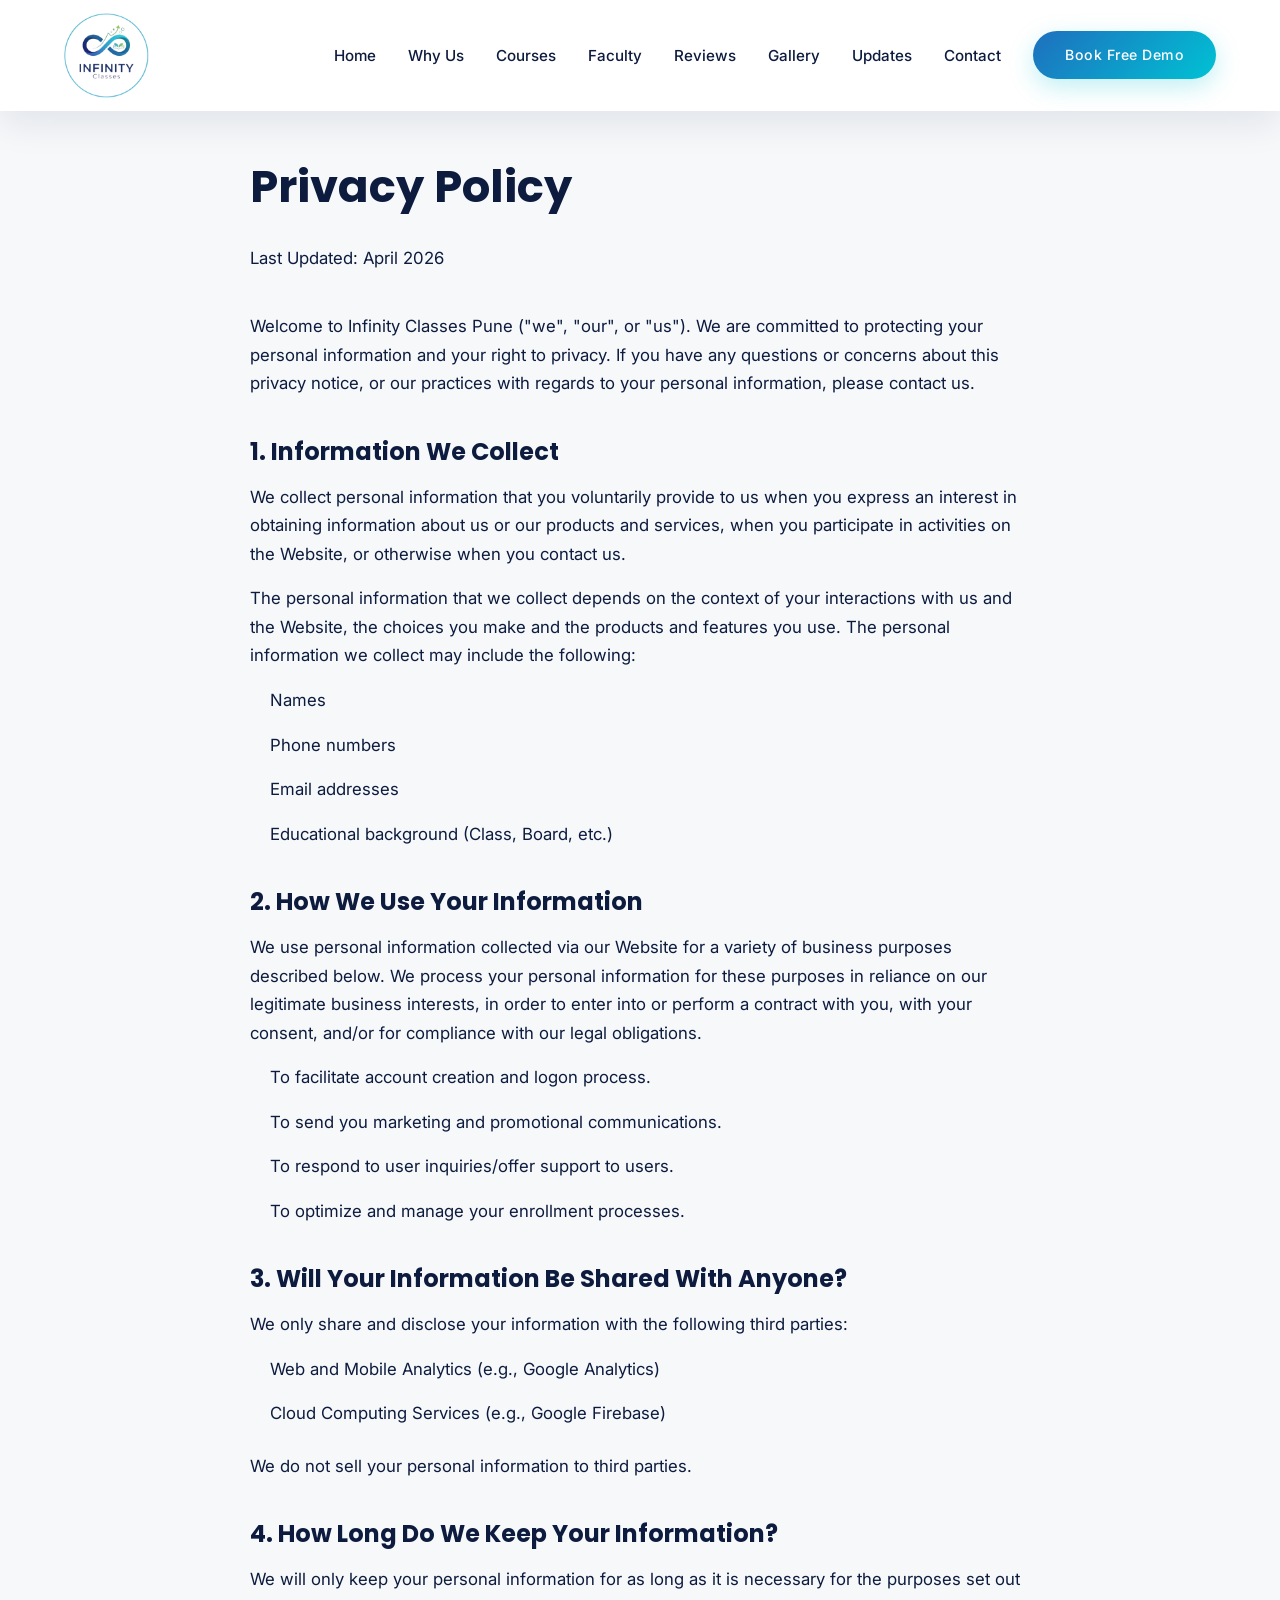
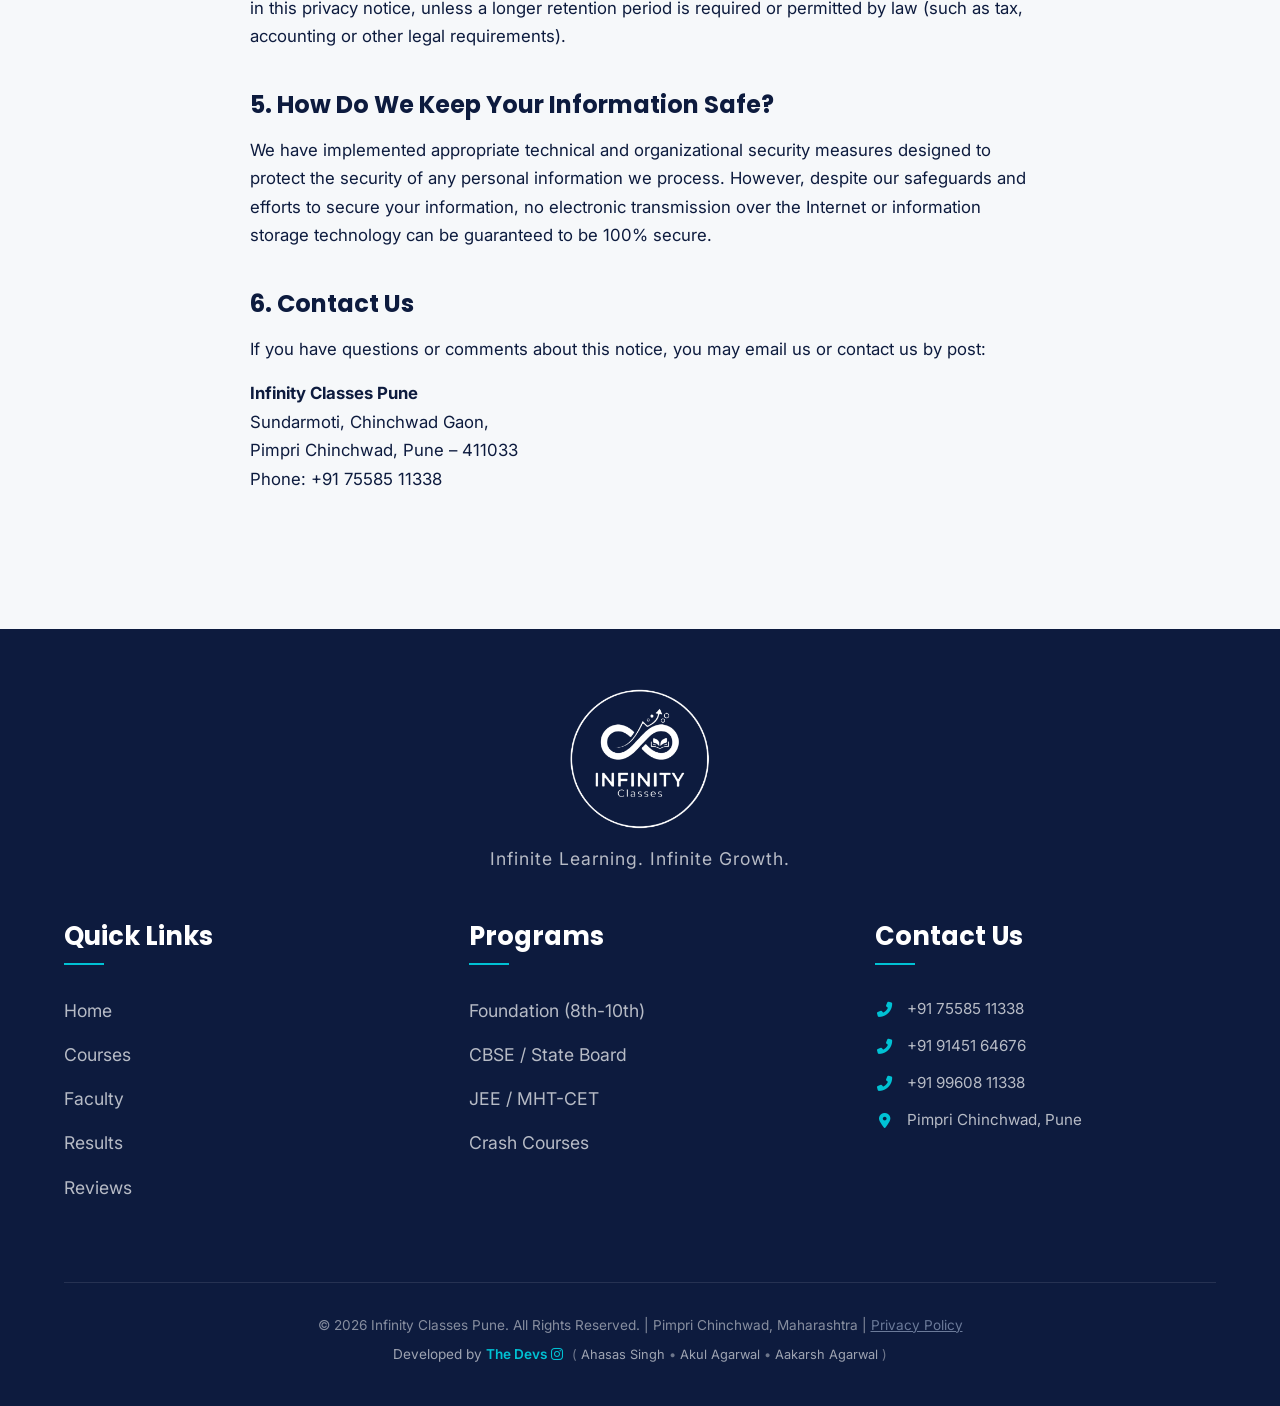
<file: privacy-policy.html>
<!DOCTYPE html>
<html lang="en">

<head>
    <meta charset="UTF-8">
    <meta name="viewport" content="width=device-width, initial-scale=1.0">

    <!-- SEO Tags -->
    <title>Privacy Policy | Infinity Classes Pune</title>
    <meta name="description" content="Privacy Policy for Infinity Classes Pune.">
    <meta name="robots" content="noindex, nofollow">

    <!-- Favicon -->
    <link rel="icon" type="image/png" href="logo.png">
    <link rel="apple-touch-icon" href="logo.png">

    <!-- Fonts -->
    <link rel="preconnect" href="https://fonts.googleapis.com">
    <link rel="preconnect" href="https://fonts.gstatic.com" crossorigin>
    <link href="https://fonts.googleapis.com/css2?family=Inter:wght@400;500;600&family=Poppins:wght@600;800&display=swap" rel="stylesheet">

    <!-- Font Awesome -->
    <link rel="stylesheet" href="https://cdnjs.cloudflare.com/ajax/libs/font-awesome/6.4.0/css/all.min.css">

    <link rel="stylesheet" href="style.css">

    <style>
        .policy-container {
            max-width: 900px;
            margin: 120px auto 80px auto;
            padding: 40px clamp(24px, 5vw, 60px);
            background: var(--card-bg);
            border-radius: var(--radius);
            box-shadow: var(--shadow-sm);
            color: var(--text-dark);
            border: 1px solid var(--border);
        }
        .policy-container h1 {
            font-family: 'Poppins', sans-serif;
            font-size: clamp(2rem, 4vw, 2.8rem);
            color: var(--text-primary);
            margin-bottom: 30px;
        }
        .policy-container h2 {
            font-family: 'Poppins', sans-serif;
            font-size: 1.5rem;
            color: var(--text-primary);
            margin-top: 40px;
            margin-bottom: 16px;
        }
        .policy-container p, .policy-container li {
            font-family: 'Inter', sans-serif;
            font-size: 1.05rem;
            line-height: 1.7;
            color: var(--text-secondary);
            margin-bottom: 16px;
        }
        .policy-container ul {
            margin-bottom: 24px;
            padding-left: 20px;
        }
        .last-updated {
            font-size: 0.9rem;
            color: var(--text-muted);
            margin-bottom: 40px !important;
            display: inline-block;
        }
    </style>
</head>

<body>
    <!-- SECTION 1: NAVBAR -->
    <nav class="navbar nav-scrolled" id="navbar">
        <div class="nav-container">
            <a href="index.html" class="nav-logo">
                <img src="logo-removebg-preview.png" alt="Infinity Classes Logo" class="navbar-logo">
            </a>
            <ul class="nav-links" id="navLinks">
                <li><a href="index.html#home">Home</a></li>
                <li><a href="index.html#why-us">Why Us</a></li>
                <li><a href="index.html#courses">Courses</a></li>
                <li><a href="index.html#faculty">Faculty</a></li>
                <li><a href="index.html#reviews">Reviews</a></li>
                <li><a href="index.html#gallery">Gallery</a></li>
                <li><a href="index.html#updates">Updates</a></li>
                <li><a href="index.html#contact">Contact</a></li>
                <li><a href="index.html#enroll" class="btn btn-primary nav-cta">Book Free Demo</a></li>
            </ul>
            <button class="hamburger" id="hamburger" aria-label="Toggle navigation">
                <i class="fas fa-bars"></i>
            </button>
        </div>
    </nav>

    <div class="policy-container">
        <h1>Privacy Policy</h1>
        <p class="last-updated">Last Updated: April 2026</p>

        <p>Welcome to Infinity Classes Pune ("we", "our", or "us"). We are committed to protecting your personal information and your right to privacy. If you have any questions or concerns about this privacy notice, or our practices with regards to your personal information, please contact us.</p>

        <h2>1. Information We Collect</h2>
        <p>We collect personal information that you voluntarily provide to us when you express an interest in obtaining information about us or our products and services, when you participate in activities on the Website, or otherwise when you contact us.</p>
        <p>The personal information that we collect depends on the context of your interactions with us and the Website, the choices you make and the products and features you use. The personal information we collect may include the following:</p>
        <ul>
            <li>Names</li>
            <li>Phone numbers</li>
            <li>Email addresses</li>
            <li>Educational background (Class, Board, etc.)</li>
        </ul>

        <h2>2. How We Use Your Information</h2>
        <p>We use personal information collected via our Website for a variety of business purposes described below. We process your personal information for these purposes in reliance on our legitimate business interests, in order to enter into or perform a contract with you, with your consent, and/or for compliance with our legal obligations.</p>
        <ul>
            <li>To facilitate account creation and logon process.</li>
            <li>To send you marketing and promotional communications.</li>
            <li>To respond to user inquiries/offer support to users.</li>
            <li>To optimize and manage your enrollment processes.</li>
        </ul>

        <h2>3. Will Your Information Be Shared With Anyone?</h2>
        <p>We only share and disclose your information with the following third parties:</p>
        <ul>
            <li>Web and Mobile Analytics (e.g., Google Analytics)</li>
            <li>Cloud Computing Services (e.g., Google Firebase)</li>
        </ul>
        <p>We do not sell your personal information to third parties.</p>

        <h2>4. How Long Do We Keep Your Information?</h2>
        <p>We will only keep your personal information for as long as it is necessary for the purposes set out in this privacy notice, unless a longer retention period is required or permitted by law (such as tax, accounting or other legal requirements).</p>

        <h2>5. How Do We Keep Your Information Safe?</h2>
        <p>We have implemented appropriate technical and organizational security measures designed to protect the security of any personal information we process. However, despite our safeguards and efforts to secure your information, no electronic transmission over the Internet or information storage technology can be guaranteed to be 100% secure.</p>

        <h2>6. Contact Us</h2>
        <p>If you have questions or comments about this notice, you may email us or contact us by post:</p>
        <p>
            <strong>Infinity Classes Pune</strong><br>
            Sundarmoti, Chinchwad Gaon,<br>
            Pimpri Chinchwad, Pune – 411033<br>
            Phone: +91 75585 11338
        </p>
    </div>

    <!-- SECTION 11: FOOTER -->
    <footer class="footer" id="contact">
        <div class="container">
            <div class="footer-top">
                <img src="logo-removebg-preview.png" alt="Infinity Classes Logo" class="footer-logo">
                <p class="footer-tagline">Infinite Learning. Infinite Growth.</p>
            </div>

            <div class="footer-grid">
                <div class="footer-col">
                    <h4>Quick Links</h4>
                    <ul class="footer-links">
                        <li><a href="index.html#home">Home</a></li>
                        <li><a href="index.html#courses">Courses</a></li>
                        <li><a href="index.html#faculty">Faculty</a></li>
                        <li><a href="index.html#results">Results</a></li>
                        <li><a href="index.html#reviews">Reviews</a></li>
                    </ul>
                </div>
                <div class="footer-col">
                    <h4>Programs</h4>
                    <ul class="footer-links">
                        <li><a href="index.html#courses">Foundation (8th-10th)</a></li>
                        <li><a href="index.html#courses">CBSE / State Board</a></li>
                        <li><a href="index.html#courses">JEE / MHT-CET</a></li>
                        <li><a href="index.html#courses">Crash Courses</a></li>
                    </ul>
                </div>
                <div class="footer-col">
                    <h4>Contact Us</h4>
                    <div class="footer-contact-text">
                        <i class="fas fa-phone-alt footer-contact-icon"></i> +91 75585 11338
                    </div>
                    <div class="footer-contact-text">
                        <i class="fas fa-phone-alt footer-contact-icon"></i> +91 91451 64676
                    </div>
                    <div class="footer-contact-text">
                        <i class="fas fa-phone-alt footer-contact-icon"></i> +91 99608 11338
                    </div>
                    <div class="footer-contact-text">
                        <i class="fas fa-map-marker-alt footer-contact-icon"></i> Pimpri Chinchwad, Pune
                    </div>
                </div>
            </div>

            <div class="footer-bottom">
                <div style="margin-bottom: 8px;">&copy; 2026 Infinity Classes Pune. All Rights Reserved. | Pimpri Chinchwad, Maharashtra | <a href="privacy-policy.html" style="color:var(--text-muted); text-decoration:underline;">Privacy Policy</a></div>
                <div style="font-size: 0.85rem; color: rgba(255,255,255,0.6);">
                    Developed by <a href="https://www.instagram.com/thedevs.official/" target="_blank" rel="noopener noreferrer" style="color: var(--accent-cyan); text-decoration: none; font-weight: 600; display: inline-flex; align-items: center; gap: 4px;">The Devs <i class="fab fa-instagram"></i></a>
                    <span class="footer-team-members">
                        ( <a href="https://www.instagram.com/ahasas_singh/" target="_blank" rel="noopener noreferrer">Ahasas Singh</a> • 
                        <a href="https://www.instagram.com/akul999x_x/" target="_blank" rel="noopener noreferrer">Akul Agarwal</a> • 
                        <a href="https://www.instagram.com/aak_4216/" target="_blank" rel="noopener noreferrer">Aakarsh Agarwal</a> )
                    </span>
                </div>
            </div>
        </div>
    </footer>

    <script>
        // Hamburger Menu Logic
        const hamburger = document.getElementById('hamburger');
        const navLinksContainer = document.getElementById('navLinks');
        const navbar = document.getElementById('navbar');

        hamburger.addEventListener('click', () => {
            navLinksContainer.classList.toggle('active');
            navbar.classList.toggle('mobile-open');
        });
    </script>
</body>
</html>
</file>
<file: style.css>
/* 
   Infinity Classes Pune - Main Stylesheet
   Externalized from index.html
*/

/* CSS Variables & Theme */
:root {
    --primary-dark: #1A2E82;
    --primary-mid: #1E6FBE;
    --accent-cyan: #00C2D4;
    --accent-green: #56C277;
    --bg-light: #F6F8FA;
    /* Darker tinted white */
    --bg-tint: #EAF1F6;
    /* Noticeably deeper tint */
    --bg-surface: #FFFFFF;
    --text-dark: #0D1B3E;
    --text-body: #3D4A6B;
    --text-muted: #6B7A99;
    --cta-gradient: linear-gradient(135deg, #1E6FBE, #00C2D4);
    --shadow-soft: 0 12px 35px rgba(13, 27, 62, 0.09);
    /* Noticeably darker shadow but clean */
    --shadow-cyan: 0 12px 35px rgba(0, 194, 212, 0.35);
    /* Brighter hover glow */
    --border-radius: 20px;
    --transition: transform 0.3s cubic-bezier(0.4, 0, 0.2, 1), opacity 0.3s ease, background-color 0.3s ease, border-color 0.3s ease, box-shadow 0.3s ease;
}

/* Reset & Base */
* {
    margin: 0;
    padding: 0;
    box-sizing: border-box;
}

html {
    scroll-behavior: smooth;
    overflow-x: hidden;
    width: 100%;
    max-width: 100%;
}

body {
    font-family: 'Inter', sans-serif;
    color: var(--text-body);
    background-color: var(--bg-light);
    line-height: 1.6;
    overflow-x: hidden;
    width: 100%;
    max-width: 100%;
    margin: 0;
    padding: 0;
    font-size: clamp(0.95rem, 2vw, 1.1rem);
}

h1, h2, h3, h4, h5, h6 {
    font-family: 'Poppins', sans-serif;
    color: var(--text-dark);
    margin-bottom: 1rem;
    line-height: 1.2;
}

h1 { font-size: clamp(2.5rem, 6vw, 4.2rem); }
h2 { font-size: clamp(2.2rem, 5vw, 3.2rem); }
h3 { font-size: clamp(1.4rem, 3.5vw, 1.8rem); line-height: 1.3; }

a { text-decoration: none; color: inherit; }
ul { list-style: none; }

.container {
    width: 100%;
    max-width: 1200px;
    margin: 0 auto;
    padding: 0 1.5rem;
}

/* Buttons */
.btn {
    display: inline-flex;
    align-items: center;
    justify-content: center;
    padding: 14px 36px;
    border-radius: 999px;
    font-weight: 600;
    font-size: 0.88rem;
    letter-spacing: 0.5px;
    white-space: nowrap;
    transition: var(--transition);
    cursor: pointer;
    border: none;
    text-align: center;
    min-height: 52px;
}

.btn-primary {
    background: linear-gradient(135deg, #1E6FBE, #00C2D4);
    color: white;
    box-shadow: 0 8px 25px rgba(0, 194, 212, 0.25);
}

.btn-primary:hover {
    transform: translateY(-2px) scale(1.03);
    box-shadow: 0 12px 30px rgba(0, 194, 212, 0.35);
    color: white;
    filter: brightness(1.1);
}

.btn-ghost {
    background: transparent;
    color: var(--primary-mid);
    border: 2px solid var(--primary-mid);
}

.btn-ghost:hover {
    background: rgba(30, 111, 190, 0.04);
    transform: translateY(-2px);
    color: var(--primary-dark);
}

/* Section Commons */
section {
    padding: clamp(50px, 6vw, 80px) 0;
    position: relative;
}

.section-label {
    display: inline-block;
    font-family: 'Inter', sans-serif;
    font-size: 0.85rem;
    font-weight: 600;
    color: var(--accent-cyan);
    margin-bottom: 0.5rem;
    letter-spacing: 0.08em;
    border-left: 3px solid var(--accent-cyan);
    padding-left: 10px;
}

.section-heading {
    margin-bottom: clamp(2.5rem, 5vw, 4rem);
}

.text-center { text-align: center; }
.text-left { text-align: left; }

/* Navbar */
.navbar {
    position: fixed;
    top: 0;
    left: 0;
    width: 100%;
    z-index: 1000;
    padding: 1rem 0;
    transition: transform 0.3s ease, background-color 0.3s ease, backdrop-filter 0.3s ease, box-shadow 0.3s ease;
    background: rgba(255, 255, 255, 0.7);
    backdrop-filter: blur(12px);
    -webkit-backdrop-filter: blur(12px);
    will-change: transform, background-color;
}

.navbar.nav-scrolled {
    background: rgba(255, 255, 255, 0.95);
    box-shadow: var(--shadow-soft);
    padding: 0.8rem 0;
}

.nav-container {
    display: flex;
    align-items: center;
    justify-content: space-between;
    width: 100%;
    padding: 0 max(1.5rem, calc((100% - 1200px) / 2 + 1.5rem));
}

.navbar-logo {
    height: clamp(55px, 9vw, 85px);
    width: auto;
    display: block;
    transition: var(--transition);
}

.nav-links {
    display: flex;
    align-items: center;
    gap: 2rem;
    will-change: transform;
}

.nav-links li a {
    font-weight: 500;
    color: var(--text-dark);
    position: relative;
    font-size: 0.95rem;
    padding: 0.5rem 0;
}

.nav-links li a::after {
    content: '';
    position: absolute;
    width: 0;
    height: 2px;
    bottom: 0px;
    left: 0;
    background: var(--accent-cyan);
    transition: var(--transition);
}

.nav-links li a:hover::after { width: 100%; }

.nav-cta, .nav-links li a.nav-cta {
    padding: 0 2rem;
    font-size: 0.88rem;
    letter-spacing: 0.5px;
    min-height: 48px;
    color: white;
    white-space: nowrap;
}

.hamburger {
    display: none;
    font-size: 1.8rem;
    color: var(--text-dark);
    cursor: pointer;
    background: none;
    border: none;
    min-height: 44px;
    min-width: 44px;
}

/* Hero Section */
.hero {
    min-height: 100vh;
    display: flex;
    align-items: center;
    padding: clamp(120px, 15vh, 140px) clamp(20px, 8vw, 100px) 60px;
    position: relative;
    overflow: hidden;
    background: #FFFFFF;
}

.hero-decor-dot-grid {
    position: absolute;
    width: clamp(200px, 30vw, 400px);
    height: clamp(200px, 40vh, 500px);
    background-image: radial-gradient(rgba(0, 194, 212, 0.15) 2px, transparent 2px);
    background-size: 28px 28px;
    z-index: 0;
    pointer-events: none;
}

.hero-decor-left {
    top: 15%;
    left: 0;
    mask-image: linear-gradient(to right, black, transparent);
    -webkit-mask-image: linear-gradient(to right, black, transparent);
}

.hero-decor-right {
    top: 30%;
    right: 0;
    mask-image: linear-gradient(to left, black, transparent);
    -webkit-mask-image: linear-gradient(to left, black, transparent);
}

.hero-container {
    position: relative;
    z-index: 1;
    display: flex;
    flex-direction: column;
    align-items: center;
    gap: 2rem;
    width: 100%;
    max-width: 900px;
    margin: 0 auto;
    text-align: center;
}

.hero-content {
    text-align: center;
    padding: 0 24px;
    display: flex;
    flex-direction: column;
    align-items: center;
}

.location-badge {
    display: inline-flex;
    align-items: center;
    gap: 6px;
    background: rgba(0, 194, 212, 0.10);
    border: 1px solid rgba(0, 194, 212, 0.35);
    border-radius: 100px;
    padding: 6px 16px;
    font-size: 0.8rem;
    font-weight: 600;
    color: #00C2D4;
    letter-spacing: 0.04em;
    margin-bottom: 24px;
}

.hero-content h1 {
    font-family: 'Poppins', sans-serif;
    font-size: clamp(2.8rem, 6.5vw, 4.8rem);
    line-height: 1.1;
    margin-bottom: 20px;
    text-align: center;
}

.hero-content h1 .line-1, .hero-content h1 .line-3 {
    color: #0D1B3E;
    font-weight: 800;
    display: block;
}

.hero-content h1 .line-2 {
    background: linear-gradient(90deg, #1E6FBE, #00C2D4);
    -webkit-background-clip: text;
    -webkit-text-fill-color: transparent;
    font-weight: 800;
    display: block;
}

.hero-subhead {
    font-family: 'Inter', sans-serif;
    font-size: clamp(1.15rem, 2.5vw, 1.4rem);
    color: #4A5578;
    max-width: 800px;
    margin-top: 20px;
    line-height: 1.7;
    text-align: center;
}

.trust-micro-line {
    border-top: 1px solid rgba(0, 194, 212, 0.3);
    margin-top: 20px;
    padding-top: 20px;
    display: inline-block;
}

.trust-items {
    display: flex;
    gap: 24px;
    font-size: 0.85rem;
    color: #4A5578;
    flex-wrap: wrap;
    justify-content: center;
}

.trust-item {
    display: flex;
    align-items: center;
    gap: 6px;
}

.trust-icon {
    color: var(--accent-green);
}

.hero-btns-row {
    margin-top: 32px;
    display: flex;
    gap: 16px;
    justify-content: center;
}

.btn-primary-hero {
    background: linear-gradient(135deg, #1A2E82, #00C2D4);
    color: white;
    font-weight: 700;
    padding: 16px 32px;
    border-radius: 10px;
    font-size: 1rem;
    box-shadow: 0 8px 30px rgba(0, 194, 212, 0.35);
    text-decoration: none;
    display: inline-block;
    transition: all 0.3s ease;
    animation: pulseGlow 3s infinite alternate ease-in-out;
    text-align: center;
    will-change: filter, transform;
}

.btn-primary-hero:hover {
    transform: translateY(-2px);
    box-shadow: 0 12px 40px rgba(0, 194, 212, 0.5);
    color: white;
}

@keyframes pulseGlow {
    0% { filter: drop-shadow(0 8px 15px rgba(0, 194, 212, 0.35)); }
    100% { filter: drop-shadow(0 8px 25px rgba(0, 194, 212, 0.55)); }
}

.btn-secondary-hero {
    background: transparent;
    border: 2px solid #1A2E82;
    color: #1A2E82;
    font-weight: 600;
    padding: 14px 28px;
    border-radius: 10px;
    text-decoration: none;
    display: inline-block;
    transition: all 0.3s ease;
    text-align: center;
}

.btn-secondary-hero:hover {
    background: #1A2E82;
    color: white;
}

.hero-watch-link {
    color: #00C2D4;
    font-size: 0.9rem;
    margin-top: 18px;
    display: inline-flex;
    align-items: center;
    gap: 8px;
    cursor: pointer;
    transition: color 0.3s ease;
    text-decoration: none;
    font-weight: 600;
}

.hero-watch-link:hover {
    color: #1E6FBE;
    text-decoration: underline;
}

/* Stats Strip */
.hero-stats-strip {
    background: #F8FAFF;
    border-top: 1px solid #EEF1F8;
    border-bottom: 1px solid #EEF1F8;
    padding: 28px clamp(20px, 8vw, 100px);
    width: 100%;
}

.hero-stats-grid {
    display: flex;
    justify-content: space-around;
    align-items: center;
    max-width: 1200px;
    margin: 0 auto;
}

.hero-stat-item { text-align: center; }

.hero-stat-value {
    font-size: 1.5rem;
    font-weight: 800;
    color: #1A2E82;
    font-family: 'Poppins', sans-serif;
    display: flex;
    justify-content: center;
    align-items: center;
}

.hero-stat-label {
    font-size: 0.8rem;
    color: #6B7A99;
    margin-top: 2px;
    font-weight: 500;
}

.hero-stat-divider {
    width: 1px;
    height: 40px;
    background: #E0E5F0;
}

/* Why Choose Us */
.features-grid {
    display: grid;
    grid-template-columns: repeat(2, 1fr);
    gap: 2rem;
}

.feature-card {
    background: rgba(255, 255, 255, 0.8);
    backdrop-filter: blur(6px);
    border: 1px solid rgba(0, 0, 0, 0.05);
    border-top: 4px solid transparent;
    border-radius: var(--border-radius);
    padding: 2.5rem;
    box-shadow: var(--shadow-soft);
    transition: var(--transition);
    text-align: left;
    contain: content;
    will-change: transform, box-shadow;
}

.feature-card:hover {
    transform: translateY(-5px);
    box-shadow: var(--shadow-cyan);
    border-color: rgba(0, 194, 212, 0.2);
}

.feature-card:nth-child(1):hover { border-top-color: var(--primary-dark); }
.feature-card:nth-child(2):hover { border-top-color: var(--primary-mid); }
.feature-card:nth-child(3):hover { border-top-color: var(--accent-cyan); }
.feature-card:nth-child(4):hover { border-top-color: var(--accent-green); }

.feature-icon {
    font-size: 2.2rem;
    margin-bottom: 1.5rem;
    display: inline-block;
}

.feature-card h3 { color: var(--text-dark); margin-bottom: 1rem; }

/* Courses Section */
.courses-section { background: var(--bg-tint); }

.search-container {
    max-width: 600px;
    margin: 0 auto 3rem auto;
    position: relative;
}

.search-icon {
    position: absolute;
    left: 20px;
    top: 50%;
    transform: translateY(-50%);
    color: var(--text-muted);
    font-size: 1.2rem;
}

.course-search {
    width: 100%;
    padding: 1.2rem 1.2rem 1.2rem 3.5rem;
    border-radius: 50px;
    border: 1px solid rgba(0, 0, 0, 0.1);
    font-size: 1rem;
    font-family: inherit;
    box-shadow: var(--shadow-soft);
    outline: none;
    transition: var(--transition);
}

.course-search:focus {
    border-color: var(--accent-cyan);
    box-shadow: var(--shadow-cyan);
}

.courses-grid {
    display: grid;
    grid-template-columns: repeat(3, 1fr);
    gap: 2rem;
}

.course-card {
    background: var(--bg-light);
    border-radius: var(--border-radius);
    padding: 2.5rem 2rem;
    box-shadow: var(--shadow-soft);
    transition: var(--transition);
    border-top: 1px solid rgba(0, 0, 0, 0.05);
    position: relative;
    overflow: hidden;
    display: flex;
    flex-direction: column;
    align-items: flex-start;
    text-align: left;
    contain: content;
    will-change: transform, box-shadow;
}

.course-card:hover {
    transform: translateY(-8px);
    box-shadow: 0 15px 35px rgba(0, 194, 212, 0.15);
    border-top: 1px solid var(--accent-cyan);
}

.course-icon {
    font-size: 2.5rem;
    margin-bottom: 1.5rem;
    color: var(--primary-mid);
}

.course-tags-container {
    display: flex;
    flex-wrap: wrap;
    gap: 8px;
    margin-bottom: 1rem;
}

.course-tag {
    background: rgba(0, 194, 212, 0.1);
    color: var(--primary-mid);
    padding: 4px 12px;
    border-radius: 20px;
    font-size: 0.8rem;
    font-weight: 600;
}

.course-card > .course-tag {
    margin-bottom: 1rem;
}

.course-card h3 { color: var(--text-dark); margin-bottom: 1rem; }
.course-card p { margin-bottom: 2rem; flex-grow: 1; }

.course-link {
    color: var(--primary-mid);
    font-weight: 600;
    font-size: 0.95rem;
    transition: var(--transition);
    display: flex;
    align-items: center;
    gap: 5px;
    margin-top: auto;
}

.course-link:hover { color: var(--accent-cyan); gap: 10px; }

.no-results {
    text-align: center;
    padding: 2rem;
    display: none;
    color: var(--text-muted);
    font-size: 1.1rem;
}

/* Results Section */
.results-section {
    background: var(--text-dark);
    color: var(--bg-light);
}

.results-section .section-heading { color: var(--bg-light); }

.carousel-wrapper {
    position: relative;
    padding: 0 30px;
}

.carousel-track {
    display: flex;
    gap: 2rem;
    overflow-x: auto;
    scroll-snap-type: x mandatory;
    scroll-behavior: smooth;
    scrollbar-width: none;
    padding: 2rem 0;
}

.carousel-track::-webkit-scrollbar { display: none; }

.topper-card {
    flex: 0 0 300px;
    background: var(--bg-light);
    border-radius: var(--border-radius);
    padding: 2.5rem 2rem;
    scroll-snap-align: center;
    text-align: center;
    box-shadow: 0 10px 30px rgba(0, 0, 0, 0.2);
    position: relative;
    contain: content;
    will-change: transform;
}

.topper-avatar {
    width: 80px;
    height: 80px;
    border-radius: 50%;
    background: var(--cta-gradient);
    color: white;
    display: flex;
    align-items: center;
    justify-content: center;
    font-size: 1.8rem;
    font-family: 'Poppins', sans-serif;
    font-weight: 800;
    margin: 0 auto 1rem auto;
    box-shadow: 0 8px 20px rgba(0, 194, 212, 0.3);
}

.topper-card h3 { color: var(--text-dark); margin-bottom: 0.5rem; }
.topper-details { color: var(--text-muted); font-size: 0.9rem; margin-bottom: 1.5rem; }

.score-badge {
    display: inline-block;
    background: rgba(0, 194, 212, 0.15);
    color: var(--primary-mid);
    padding: 6px 16px;
    border-radius: 30px;
    font-weight: 800;
    font-size: 1.4rem;
}

.carousel-btn {
    position: absolute;
    top: 50%;
    transform: translateY(-50%);
    width: 44px;
    height: 44px;
    border-radius: 50%;
    background: var(--bg-light);
    color: var(--text-dark);
    border: none;
    cursor: pointer;
    box-shadow: var(--shadow-soft);
    z-index: 10;
    display: flex;
    align-items: center;
    justify-content: center;
    font-size: 1.2rem;
    transition: var(--transition);
}

.carousel-btn:hover { background: var(--accent-cyan); color: white; }

#prevBtn, #prevFacultyBtn, #prevUpdatesBtn { left: -10px; }
#nextBtn, #nextFacultyBtn, #nextUpdatesBtn { right: -10px; }

/* Faculty Section */
.faculty-grid {
    display: flex;
    gap: 2rem;
    overflow-x: auto;
    scroll-snap-type: x mandatory;
    padding: 1rem 0 2rem 0;
    scrollbar-width: none;
}

.faculty-grid::-webkit-scrollbar { display: none; }

.faculty-card {
    flex: 0 0 clamp(280px, 80vw, 360px);
    scroll-snap-align: center;
    display: flex;
    flex-direction: column !important;
    align-items: center;
    text-align: center;
    gap: 1.5rem;
    padding: 2.5rem;
    background: var(--bg-light);
    border-radius: var(--border-radius);
    box-shadow: var(--shadow-soft);
    border: 1px solid rgba(0, 0, 0, 0.03);
    transition: var(--transition);
    contain: content;
    will-change: transform;
}

.faculty-card:nth-child(even) { flex-direction: row-reverse; }

.faculty-card:hover {
    transform: translateY(-2px);
    box-shadow: var(--shadow-cyan);
}

.faculty-avatar {
    width: clamp(120px, 15vw, 160px);
    height: clamp(120px, 15vw, 160px);
    border-radius: 50%;
    background: linear-gradient(135deg, #f0f0f0, #e0e0e0);
    display: flex;
    align-items: center;
    justify-content: center;
    font-size: 2.5rem;
    font-family: 'Poppins';
    color: var(--text-muted);
    flex-shrink: 0;
    overflow: hidden; /* Added to contain img */
    border: 3px solid rgba(0, 194, 212, 0.1);
    box-shadow: 0 8px 25px rgba(0, 0, 0, 0.05);
}

.faculty-avatar-img {
    width: 100%;
    height: 100%;
    object-fit: cover;
    object-position: center;
    border-radius: 50%;
    display: block;
}

.faculty-avatar-img {
    width: clamp(120px, 15vw, 160px);
    height: clamp(120px, 15vw, 160px);
    border-radius: 50%;
    object-fit: cover;
    object-position: center;
    flex-shrink: 0;
    border: 4px solid white;
    box-shadow: 0 8px 25px rgba(0, 0, 0, 0.08);
}

.faculty-info { flex: 1; }
.faculty-card h3 { color: var(--primary-dark); margin-bottom: 0.3rem; }

.faculty-role {
    color: var(--accent-cyan);
    font-weight: 600;
    font-size: 0.95rem;
    margin-bottom: 1rem;
    display: block;
}

/* Video Section */
.video-section { background: var(--bg-tint); }

.video-container {
    display: grid;
    grid-template-columns: 60% 40%;
    gap: 4rem;
    align-items: center;
}

.video-embed-iframe {
    width: 100%;
    aspect-ratio: 16/9;
    border-radius: 16px;
    box-shadow: var(--shadow-soft);
    border: none;
}

.video-text-content h3 {
    color: var(--text-dark);
    margin-bottom: 1.5rem;
    font-size: clamp(1.4rem, 3.5vw, 1.8rem);
}

.video-bullets { margin-bottom: 2rem; }

.video-bullets li {
    margin-bottom: 1rem;
    display: flex;
    align-items: center;
    gap: 12px;
    font-weight: 500;
}

.video-bullets li i { color: var(--accent-cyan); font-size: 1.2rem; }

/* Reviews Section */
.testimonials-grid {
    display: grid;
    grid-template-columns: repeat(3, 1fr);
    gap: 2rem;
    margin-top: 3rem;
}

.google-badge-row {
    display: flex;
    justify-content: center;
    margin-bottom: 2rem;
}

.google-badge {
    display: inline-flex;
    align-items: center;
    gap: 15px;
    background: white;
    padding: 16px 32px;
    border-radius: 50px;
    box-shadow: var(--shadow-soft);
    border: 1px solid rgba(0, 0, 0, 0.05);
    flex-wrap: wrap;
    justify-content: center;
}

.google-badge i.fa-google {
    font-size: 1.8rem;
    display: flex;
    align-items: center;
}

.google-badge-text {
    display: flex;
    align-items: center;
    font-weight: 600;
    color: var(--text-dark);
    font-size: 1.1rem;
}

.google-badge .stars-container {
    display: flex;
    align-items: center;
    gap: 2px;
    margin: 0;
    line-height: 1;
}

.google-badge .stars-container .star { font-size: 1.25rem; }

.review-card {
    background: var(--bg-light);
    padding: 3rem 2.5rem;
    border-radius: var(--border-radius);
    box-shadow: var(--shadow-soft);
    position: relative;
    text-align: left;
    z-index: 1;
    overflow: hidden;
    display: flex;
    flex-direction: column;
}

.review-card::before {
    content: '"';
    position: absolute;
    font-family: serif;
    font-size: 8rem;
    opacity: 0.05;
    color: var(--accent-cyan);
    top: 10px;
    right: 20px;
    z-index: -1;
    line-height: 1;
}

.stars-container { margin-bottom: 1.5rem; color: #ccc; }
.star.filled { color: #F5A623; font-size: 1.2rem; }

.review-text {
    color: var(--text-body);
    margin-bottom: 1.5rem;
    font-style: italic;
    flex-grow: 1;
}

.reviewer-info h4 { margin-bottom: 0.2rem; font-size: 1.1rem; }
.reviewer-info p { font-size: 0.85rem; color: var(--text-muted); }
.reviews-action-container { text-align: center; margin-top: 3rem; }

/* Gallery */
.gallery-grid {
    display: grid;
    grid-template-columns: repeat(3, 1fr);
    grid-template-rows: repeat(2, 250px);
    gap: 12px;
}

.gallery-tile {
    position: relative;
    border-radius: 12px;
    overflow: hidden;
    display: flex;
    align-items: center;
    justify-content: center;
    transition: var(--transition);
}

.gallery-tile:nth-child(1) { background: linear-gradient(45deg, #1A2E82, #1E6FBE); }
.gallery-tile:nth-child(2) { background: linear-gradient(45deg, #00C2D4, #1E6FBE); }
.gallery-tile:nth-child(3) { background: linear-gradient(45deg, #56C277, #00C2D4); }
.gallery-tile:nth-child(4) { background: linear-gradient(45deg, #6B7A99, #1A2E82); }
.gallery-tile:nth-child(5) { background: linear-gradient(45deg, #1E6FBE, #00C2D4); }
.gallery-tile:nth-child(6) { background: linear-gradient(45deg, #00C2D4, #56C277); }

.gallery-tile .tile-content { text-align: center; color: white; z-index: 2; padding: 1rem; }
.gallery-tile i { font-size: 2.5rem; margin-bottom: 1rem; }
.gallery-tile h3 { margin: 0; color: white; }

.gallery-overlay {
    position: absolute;
    top: 0;
    left: 0;
    width: 100%;
    height: 100%;
    background: rgba(13, 27, 62, 0.85);
    opacity: 0;
    transition: var(--transition);
    display: flex;
    align-items: center;
    justify-content: center;
    z-index: 10;
}

.gallery-overlay span {
    color: white;
    font-weight: 600;
    transform: translateY(20px);
    transition: transform 0.3s ease;
}

.gallery-tile:hover {
    transform: scale(1.02);
    z-index: 10;
    box-shadow: var(--shadow-cyan);
}

.gallery-tile:hover .gallery-overlay { opacity: 1; }
.gallery-tile:hover .gallery-overlay span { transform: translateY(0); }
.gallery-tile:hover .tile-content { opacity: 0; }

/* Updates Section */
.updates-container {
    width: 100%;
    display: flex;
    gap: 2rem;
    overflow-x: auto;
    scroll-snap-type: x mandatory;
    padding: 1rem 0 2rem 0;
    scrollbar-width: none;
}

.updates-container::-webkit-scrollbar { display: none; }

.update-card {
    flex: 0 0 clamp(280px, 80vw, 360px);
    scroll-snap-align: center;
    display: flex;
    flex-direction: column;
    align-items: flex-start;
    gap: 1.5rem;
    background: var(--bg-light);
    padding: 2.5rem;
    border-radius: 12px;
    box-shadow: var(--shadow-soft);
    border-top: 5px solid var(--primary-mid);
    transition: var(--transition);
    text-align: left;
}

.update-card:hover {
    transform: translateY(-5px);
    box-shadow: var(--shadow-cyan);
}

.update-card.primary { border-top-color: var(--accent-cyan); }
.update-card.success { border-top-color: var(--accent-green); }

.update-icon { font-size: 2.2rem; color: var(--primary-mid); text-align: left; }
.update-card.primary .update-icon { color: var(--accent-cyan); }
.update-card.success .update-icon { color: var(--accent-green); }

.update-content { flex: 1; }
.update-content h3 { margin-bottom: 0.3rem; }
.update-date {
    font-size: 0.85rem;
    color: var(--accent-cyan);
    font-weight: 600;
    display: block;
    margin-bottom: 0.5rem;
}
.update-content p { margin: 0; }

/* Enquiry Form */
.enquiry-section { background: var(--bg-tint); }

.enquiry-container {
    display: grid;
    grid-template-columns: 1.2fr 1fr;
    gap: clamp(2rem, 4vw, 4rem);
    background: var(--bg-light);
    border-radius: 24px;
    box-shadow: 0 20px 40px rgba(0, 0, 0, 0.06);
    padding: clamp(2.5rem, 5vw, 4rem);
}

.form-wrapper { text-align: left; }
.form-group { margin-bottom: 1.5rem; }

.form-control {
    width: 100%;
    padding: 1.1rem 1.2rem;
    border: 1px solid rgba(13, 27, 62, 0.1);
    border-radius: 12px;
    font-family: inherit;
    font-size: 1rem;
    transition: var(--transition);
    background: #F9FAFB;
}

.form-control:focus {
    outline: none;
    border-color: var(--accent-cyan);
    background: white;
    box-shadow: 0 0 0 4px rgba(0, 194, 212, 0.1);
}

.form-row {
    display: grid;
    grid-template-columns: 1fr 1fr;
    gap: 1.5rem;
}

.btn-submit {
    width: 100%;
    padding: 13px 24px;
    font-size: 1.1rem;
    margin-top: 1rem;
}

.contact-info-block {
    display: flex;
    flex-direction: column;
    gap: 2rem;
    text-align: left;
}

.contact-item {
    display: flex;
    align-items: flex-start;
    gap: 1.2rem;
}

.contact-item-icon {
    width: 44px;
    height: 44px;
    background: rgba(0, 194, 212, 0.1);
    color: var(--primary-mid);
    border-radius: 12px;
    display: flex;
    align-items: center;
    justify-content: center;
    font-size: 1.1rem;
    flex-shrink: 0;
}

.contact-item-content h4 { margin-bottom: 0.2rem; font-size: 1rem; }
.contact-item-content p, .contact-item-content a { font-size: 0.95rem; }

.contact-item-content a:hover {
    color: var(--accent-cyan);
    text-decoration: underline;
}

.map-placeholder {
    background: white;
    height: clamp(140px, 15vw, 180px);
    border-radius: 16px;
    display: flex;
    flex-direction: column;
    align-items: center;
    justify-content: center;
    text-align: center;
    color: var(--text-dark);
    font-weight: 600;
    border: 1px solid rgba(0, 0, 0, 0.05);
    box-shadow: 0 10px 30px rgba(0, 0, 0, 0.06);
    margin-top: auto;
    position: relative;
    z-index: 1;
}

.map-placeholder-icon {
    font-size: 2rem;
    color: var(--accent-cyan);
    margin-bottom: 0.5rem;
}

.btn-directions { width: 100%; margin-top: -0.5rem; }

/* Modal System Styles */
.modal {
    position: fixed;
    top: 0;
    left: 0;
    width: 100%;
    height: 100%;
    z-index: 2000;
    display: flex;
    align-items: flex-start;
    justify-content: center;
    overflow-y: auto;
    padding: 2.5rem 10px;
    overscroll-behavior: contain;
    opacity: 0;
    visibility: hidden;
    transition: var(--transition);
}

.modal.active { opacity: 1; visibility: visible; }

.modal-overlay {
    position: absolute;
    top: 0;
    left: 0;
    width: 100%;
    height: 100%;
    background: rgba(0, 0, 0, 0.85);
    position: fixed;
    cursor: pointer;
}

.modal-content {
    position: relative;
    width: 95%;
    max-width: 900px;
    background: #000;
    border-radius: 12px;
    overflow: hidden;
    z-index: 2001;
    transform: scale(0.95);
    transition: transform 0.3s ease;
}

/* Specific fix for Video Modal to keep 16:9 */
#videoModal .modal-content {
    aspect-ratio: 16/9;
}

/* Specific fix for Enrollment Form Modal to be scrollable */
.enquiry-modal-content {
    background: #ffffff !important;
    height: auto !important;
    padding: 0 !important;
    -webkit-overflow-scrolling: touch;
    max-width: 1000px !important;
    aspect-ratio: auto !important;
    border-radius: 24px;
    margin: auto;
}

.modal.active .modal-content { transform: scale(1); }

.modal-close {
    position: absolute;
    top: 15px;
    right: 15px;
    background: rgba(0, 0, 0, 0.5);
    color: white;
    border: none;
    width: 44px;
    height: 44px;
    border-radius: 50%;
    cursor: pointer;
    z-index: 2002;
    font-size: 1.5rem;
    display: flex;
    align-items: center;
    justify-content: center;
    transition: var(--transition);
}

.modal-close:hover { background: var(--accent-cyan); }

.modal iframe { width: 100%; height: 100%; border: none; }

/* ═══ PREMIUM GALLERY MODAL ═══ */
.gallery-modal-content {
    background: rgba(255, 255, 255, 0.05) !important;
    backdrop-filter: blur(25px);
    -webkit-backdrop-filter: blur(25px);
    border: 1px solid rgba(255, 255, 255, 0.1);
    max-width: 95vw !important;
    width: auto !important;
    height: auto !important;
    aspect-ratio: auto !important;
    padding: 60px 20px !important;
    display: flex;
    flex-direction: column;
    align-items: center;
    justify-content: center;
}

.gallery-modal-title {
    color: white;
    font-size: 1.8rem;
    margin-bottom: 2rem;
    font-weight: 700;
    text-shadow: 0 2px 10px rgba(0,0,0,0.3);
}

.gallery-scroller-container {
    position: relative;
    width: 100%;
    max-width: 1200px;
    display: flex;
    align-items: center;
    gap: 20px;
}

.gallery-scroller {
    display: flex;
    gap: 20px;
    overflow-x: auto;
    scroll-behavior: smooth;
    scrollbar-width: none;
    -ms-overflow-style: none;
    padding: 20px 0;
    width: 100%;
}

.gallery-scroller::-webkit-scrollbar { display: none; }

.gallery-slide {
    flex: 0 0 auto;
    width: clamp(280px, 70vw, 500px);
    height: clamp(200px, 50vw, 400px);
    border-radius: 16px;
    overflow: hidden;
    box-shadow: 0 15px 35px rgba(0,0,0,0.4);
    transition: transform 0.4s cubic-bezier(0.4, 0, 0.2, 1);
    background: #111;
}

.gallery-slide:hover { transform: scale(1.02); }

.gallery-slide img {
    width: 100%;
    height: 100%;
    object-fit: cover;
}

.gallery-nav-btn {
    width: 60px;
    height: 60px;
    border-radius: 50%;
    background: rgba(255, 255, 255, 0.1);
    backdrop-filter: blur(10px);
    -webkit-backdrop-filter: blur(10px);
    border: 1px solid rgba(255, 255, 255, 0.2);
    color: white;
    font-size: 1.5rem;
    display: flex;
    align-items: center;
    justify-content: center;
    cursor: pointer;
    transition: all 0.3s ease;
    z-index: 10;
    flex-shrink: 0;
}

.gallery-nav-btn:hover {
    background: var(--accent-cyan);
    transform: scale(1.1);
    box-shadow: 0 0 20px var(--accent-cyan);
    border-color: transparent;
}

.gallery-nav-btn:active { transform: scale(0.9); }

.gallery-modal-counter {
    color: rgba(255, 255, 255, 0.5);
    margin-top: 1.5rem;
    font-size: 0.9rem;
    font-weight: 500;
}

/* Specific Enquiry Modal Overrides */


.enquiry-modal-close {
    top: 20px !important;
    right: 20px !important;
    z-index: 9999 !important;
    background: rgba(0,0,0,0.05) !important;
    color: var(--text-dark) !important;
}

.enquiry-container-modal {
    margin: 0 !important;
    box-shadow: none !important;
}

.enquiry-heading-modal {
    margin-bottom: 0.8rem;
    font-size: clamp(1.8rem, 4vw, 2.2rem);
}

.enquiry-subtext-modal {
    color: var(--text-muted);
    margin-bottom: 2.5rem;
}

/* Footer Section */
.footer {
    background: var(--text-dark);
    color: white;
    padding: clamp(40px, 6vw, 60px) 0 40px 0;
}

.footer-top {
    display: flex;
    flex-direction: column;
    align-items: center;
    margin-bottom: 3rem;
    text-align: center;
}

.footer-logo {
    height: clamp(80px, 12vw, 140px);
    margin-bottom: 1rem;
    filter: brightness(0) invert(1);
}

.footer-tagline {
    color: rgba(255, 255, 255, 0.7);
    font-size: 1.1rem;
    letter-spacing: 1px;
}

.footer-grid {
    display: grid;
    grid-template-columns: repeat(3, 1fr);
    gap: 4rem;
    margin-bottom: 4rem;
}

.footer-col { text-align: left; }
.footer-col h4 {
    color: white;
    font-size: 1.6rem;
    margin-bottom: 2rem;
    position: relative;
    padding-bottom: 0.8rem;
}

.footer-col h4::after {
    content: '';
    position: absolute;
    left: 0;
    bottom: 0;
    width: 40px;
    height: 2px;
    background: var(--accent-cyan);
}

.footer-links li { margin-bottom: 1rem; }
.footer-links a { color: rgba(255, 255, 255, 0.7); transition: var(--transition); }
.footer-links a:hover { color: var(--accent-cyan); padding-left: 5px; }

.social-links { display: flex; gap: 1rem; margin-bottom: 1.5rem; }

.social-link {
    width: 44px;
    height: 44px;
    border-radius: 50%;
    background: rgba(255, 255, 255, 0.1);
    display: flex;
    align-items: center;
    justify-content: center;
    color: white;
    transition: var(--transition);
}

.social-link:hover { background: var(--accent-cyan); transform: translateY(-3px); }

.footer-contact-text {
    color: rgba(255, 255, 255, 0.7);
    font-size: 0.95rem;
    margin-bottom: 0.8rem;
    display: flex;
    align-items: center;
    gap: 12px;
}

.footer-contact-icon {
    width: 20px;
}

.footer-bottom {
    border-top: 1px solid rgba(255, 255, 255, 0.1);
    padding-top: 2rem;
    text-align: center;
    color: rgba(255, 255, 255, 0.5);
    font-size: 0.85rem;
}

.footer-team-members {
    margin-left: 5px;
    font-size: 0.8rem;
    color: rgba(255, 255, 255, 0.4);
    white-space: nowrap;
}

.footer-team-members a {
    color: rgba(255, 255, 255, 0.6);
    text-decoration: none;
    transition: var(--transition);
}

.footer-team-members a:hover {
    color: var(--accent-cyan);
}

/* Responsive Media Queries */
@media (max-width: 1024px) {
    .courses-grid, .testimonials-grid { grid-template-columns: repeat(2, 1fr); }
    .gallery-grid { grid-template-columns: repeat(2, 1fr); grid-template-rows: repeat(3, 250px); }
    .enquiry-container { padding: 3rem; gap: 3rem; grid-template-columns: 1fr; }
    .video-container { grid-template-columns: 1fr; gap: 3rem; }
}

@media (max-width: 768px) {
    .hero { padding-top: 140px; }
    .navbar-logo { height: 55px !important; }
    .nav-links, .nav-cta { display: none; }
    .hamburger { display: block; }
    .navbar.mobile-open { background: white; }
    .nav-links.active {
        display: flex;
        flex-direction: column;
        position: absolute;
        top: 100%;
        left: 0;
        width: 100%;
        background: white;
        padding: 1.5rem 2rem 2.5rem;
        box-shadow: 0 10px 20px rgba(0, 0, 0, 0.1);
        border-top: 1px solid rgba(0, 0, 0, 0.05);
        align-items: flex-start;
        max-height: calc(100vh - 70px);
        overflow-y: auto;
    }
    .nav-links.active li { width: 100%; }
    .nav-links.active li a { font-size: 1.1rem; padding: 0.8rem 0; display: block; width: 100%; }
    .nav-links.active .nav-cta { display: inline-flex; margin-top: 1rem; width: 100%; }
    .features-grid { display: flex; flex-direction: column; align-items: center; gap: 1.5rem; width: 100%; }
    .courses-grid, .testimonials-grid { grid-template-columns: 1fr; }
    .gallery-grid { grid-template-columns: 1fr; grid-template-rows: repeat(6, 200px); }
    .faculty-card { flex-direction: column !important; text-align: left; padding: 2.5rem 1.5rem; }
    .faculty-avatar { margin-bottom: 1rem; align-self: flex-start; }
    .enquiry-container { padding: 2rem; }
    .video-text-content { display: flex; flex-direction: column; align-items: center; text-align: center; }
    .form-row { grid-template-columns: 1fr; }
    .footer-grid { grid-template-columns: 1fr; gap: 3rem; text-align: left; }
    .video-container { display: flex; flex-direction: column-reverse; }
    .gallery-nav-btn { display: none !important; }
}

@media (max-width: 480px) {
    .update-card { flex-direction: column; align-items: flex-start; gap: 1rem; padding: 1.5rem; }
    .carousel-btn { width: 44px; height: 44px; }
    .google-badge { flex-direction: column; padding: 16px 20px; gap: 10px; }
}

/* Custom Creative Intro Styles */
.intro-overlay {
    position: fixed;
    top: 0; left: 0; width: 100vw; height: 100vh;
    background: #ffffff;
    z-index: 99999;
    display: flex;
    align-items: center;
    justify-content: center;
    transition: opacity 1.2s cubic-bezier(0.8, 0, 0.2, 1), visibility 1.2s, background 1.2s;
    perspective: 1000px;
}

.intro-overlay.hidden { opacity: 0; visibility: hidden; background: transparent; }
.intro-overlay.hidden .intro-content-wrapper { transform: scale(1.5) translateZ(200px); filter: blur(20px); opacity: 0; }

.intro-bg-patch {
    position: absolute;
    width: 50vw; height: 50vw; max-width: 600px; max-height: 600px;
    border-radius: 50%; filter: blur(100px); z-index: 1; opacity: 0;
    animation: fadeInPatch 2s ease forwards; animation-delay: 0.5s;
    pointer-events: none;
}

.patch-top-left { top: -15%; left: -10%; background: rgba(0, 194, 212, 0.35); }
.patch-bottom-right { bottom: -15%; right: -10%; background: rgba(86, 194, 119, 0.3); }

@keyframes fadeInPatch { to { opacity: 1; } }

.intro-content-wrapper {
    position: relative; z-index: 2; display: flex; flex-direction: column;
    align-items: center; gap: 4rem; width: 100%; max-width: 1000px;
    transition: all 1.2s cubic-bezier(0.8, 0, 0.2, 1);
}

.custom-intro-container {
    position: relative; width: 400px; height: 400px;
    display: flex; align-items: center; justify-content: center; margin-top: -50px;
}

.custom-intro-logo {
    width: 280px; height: auto; position: relative; z-index: 10;
    animation: introLogoPulse 3s cubic-bezier(0.4, 0, 0.2, 1) infinite alternate, introFadeInScale 1.5s cubic-bezier(0.2, 0.8, 0.2, 1) forwards;
    opacity: 0; transform: scale(0.5);
}

.intro-ring { position: absolute; top: 50%; left: 50%; transform: translate(-50%, -50%); border-radius: 50%; border: 2px solid transparent; }
.intro-ring-1 { width: 420px; height: 420px; border-top: 3px solid var(--primary-mid); border-right: 3px solid var(--accent-cyan); filter: drop-shadow(0 0 10px var(--accent-cyan)); animation: spinRing1 2s linear infinite; }
.intro-ring-2 { width: 370px; height: 370px; border-bottom: 3px solid var(--accent-green); border-left: 3px solid var(--primary-dark); filter: drop-shadow(0 0 10px var(--accent-green)); animation: spinRing2 3s linear infinite reverse; }

.intro-skip-btn {
    background: linear-gradient(135deg, var(--primary-dark), var(--primary-mid));
    border: none; color: white; font-family: 'Inter', sans-serif; font-weight: 600; font-size: 1rem;
    padding: 14px 36px; border-radius: 100px; cursor: pointer;
    box-shadow: 0 10px 30px rgba(30, 111, 190, 0.3);
    transition: all 0.4s cubic-bezier(0.4, 0, 0.2, 1);
    display: flex; align-items: center; gap: 12px;
    animation: introFadeInUp 1s ease forwards; opacity: 0; transform: translateY(20px); animation-delay: 1s;
}

.intro-skip-btn:hover {
    transform: translateY(-3px);
    box-shadow: 0 15px 40px rgba(0, 194, 212, 0.4);
    background: linear-gradient(135deg, var(--primary-mid), var(--accent-cyan));
}

@keyframes introLogoPulse {
    0% { filter: drop-shadow(0 0 8px rgba(0, 194, 212, 0.15)); }
    100% { filter: drop-shadow(0 0 20px rgba(0, 194, 212, 0.4)) drop-shadow(0 0 10px rgba(86, 194, 119, 0.25)); transform: scale(1.04); }
}

@keyframes introFadeInScale { to { opacity: 1; transform: scale(1); } }
@keyframes spinRing1 { 0% { transform: translate(-50%, -50%) rotate(0deg); } 100% { transform: translate(-50%, -50%) rotate(360deg); } }
@keyframes spinRing2 { 0% { transform: translate(-50%, -50%) rotate(0deg); } 100% { transform: translate(-50%, -50%) rotate(360deg); } }
@keyframes introFadeInUp { to { opacity: 1; transform: translateY(0); } }

/* Utility & Specific Component Classes */

.trust-icon {
    color: var(--accent-green);
    margin-right: 4px;
}

.results-label-white {
    border-color: white !important;
    color: white !important;
}

.gallery-bg-tint {
    background: var(--bg-tint) !important;
}



.enquiry-modal-close {
    top: 20px !important;
    right: 20px !important;
    z-index: 9999 !important;
    background: rgba(0,0,0,0.05) !important;
    color: var(--text-dark) !important;
}

.enquiry-container-embedded {
    margin: 0 !important;
    box-shadow: none !important;
}

.footer-contact-icon {
    width: 20px;
    height: 20px;
    display: inline-flex;
    align-items: center;
    justify-content: center;
    color: var(--accent-cyan);
}

/* Last Mile Utility & Component Refinements */

.hero-btn-group {
    display: flex;
    flex-direction: column;
    align-items: center;
}

.hero-btn-group-alt {
    display: flex;
    align-items: flex-start;
}

.hero-seats-text {
    font-size: 0.72rem;
    color: #6B7A99;
    margin-top: 8px;
    text-align: center;
}

.feature-icon i.fa-bullseye { color: var(--primary-dark) !important; }
.feature-icon i.fa-chalkboard-teacher { color: var(--primary-mid) !important; }
.feature-icon i.fa-chart-line { color: var(--accent-cyan) !important; }
.feature-icon i.fa-book { color: var(--accent-green) !important; }

.carousel-wrapper-padded {
    padding: 0 30px !important;
}

.enquiry-heading-compact {
    margin-bottom: 0.8rem !important;
    font-size: clamp(1.8rem, 4vw, 2.2rem) !important;
}

.enquiry-subtext-spaced {
    color: var(--text-muted) !important;
    margin-bottom: 2.5rem !important;
}
</file>
